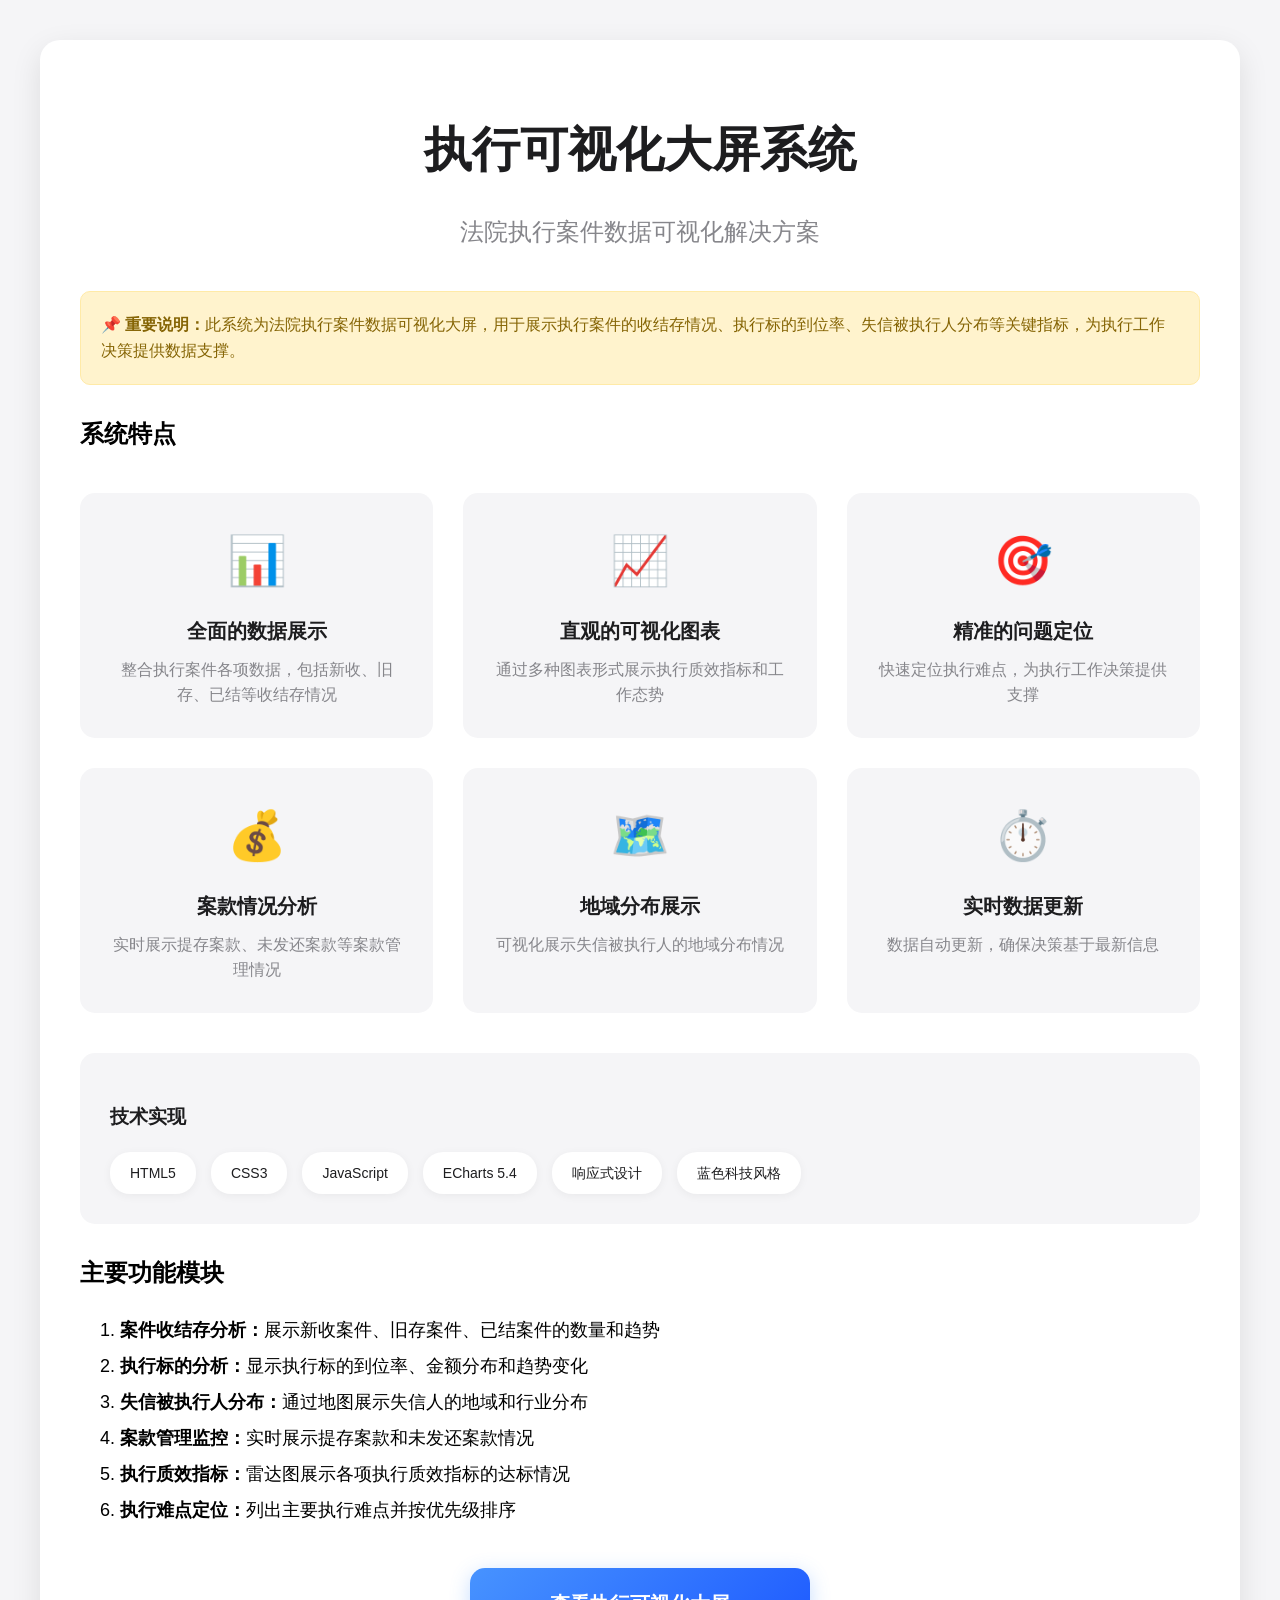
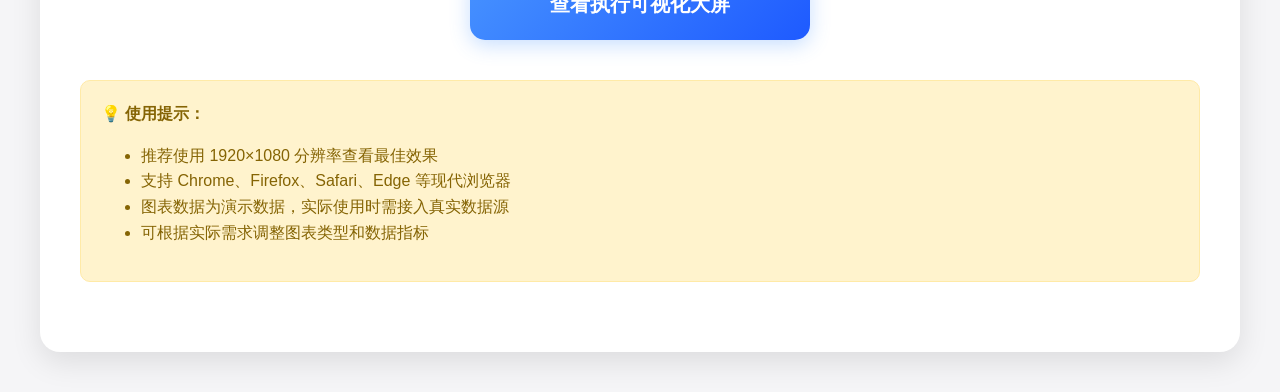
<file: execution-visualization/preview.html>
<!DOCTYPE html>
<html lang="zh-CN">
<head>
    <meta charset="UTF-8">
    <meta name="viewport" content="width=device-width, initial-scale=1.0">
    <title>执行可视化 - 预览说明</title>
    <style>
        body {
            font-family: -apple-system, BlinkMacSystemFont, 'Microsoft YaHei', sans-serif;
            background: #f5f5f7;
            margin: 0;
            padding: 40px;
            line-height: 1.6;
        }
        .container {
            max-width: 1200px;
            margin: 0 auto;
            background: white;
            border-radius: 20px;
            box-shadow: 0 10px 30px rgba(0,0,0,0.1);
            padding: 40px;
        }
        h1 {
            color: #1d1d1f;
            font-size: 48px;
            margin-bottom: 20px;
            text-align: center;
        }
        .subtitle {
            color: #86868b;
            font-size: 24px;
            text-align: center;
            margin-bottom: 40px;
        }
        .preview-image {
            width: 100%;
            border-radius: 10px;
            box-shadow: 0 5px 20px rgba(0,0,0,0.1);
            margin: 30px 0;
        }
        .feature-grid {
            display: grid;
            grid-template-columns: repeat(auto-fit, minmax(300px, 1fr));
            gap: 30px;
            margin: 40px 0;
        }
        .feature-card {
            background: #f5f5f7;
            padding: 30px;
            border-radius: 15px;
            text-align: center;
        }
        .feature-icon {
            font-size: 48px;
            margin-bottom: 15px;
        }
        .feature-title {
            font-size: 20px;
            font-weight: 600;
            color: #1d1d1f;
            margin-bottom: 10px;
        }
        .feature-desc {
            color: #86868b;
            font-size: 16px;
        }
        .tech-stack {
            background: #f5f5f7;
            border-radius: 15px;
            padding: 30px;
            margin: 30px 0;
        }
        .tech-stack h3 {
            color: #1d1d1f;
            margin-bottom: 20px;
        }
        .tech-list {
            display: flex;
            flex-wrap: wrap;
            gap: 15px;
        }
        .tech-item {
            background: white;
            padding: 10px 20px;
            border-radius: 20px;
            font-size: 14px;
            color: #1d1d1f;
            box-shadow: 0 2px 10px rgba(0,0,0,0.05);
        }
        .launch-button {
            display: block;
            width: 300px;
            margin: 40px auto;
            padding: 20px;
            background: linear-gradient(135deg, #4793ff 0%, #1e5aff 100%);
            color: white;
            text-align: center;
            text-decoration: none;
            border-radius: 15px;
            font-size: 20px;
            font-weight: 600;
            box-shadow: 0 5px 20px rgba(71,147,255,0.3);
            transition: all 0.3s ease;
        }
        .launch-button:hover {
            transform: translateY(-2px);
            box-shadow: 0 8px 30px rgba(71,147,255,0.4);
        }
        .note {
            background: #fff3cd;
            border: 1px solid #ffeaa7;
            border-radius: 10px;
            padding: 20px;
            margin: 30px 0;
            color: #856404;
        }
    </style>
</head>
<body>
    <div class="container">
        <h1>执行可视化大屏系统</h1>
        <p class="subtitle">法院执行案件数据可视化解决方案</p>
        
        <div class="note">
            <strong>📌 重要说明：</strong>此系统为法院执行案件数据可视化大屏，用于展示执行案件的收结存情况、执行标的到位率、失信被执行人分布等关键指标，为执行工作决策提供数据支撑。
        </div>

        <h2>系统特点</h2>
        <div class="feature-grid">
            <div class="feature-card">
                <div class="feature-icon">📊</div>
                <div class="feature-title">全面的数据展示</div>
                <div class="feature-desc">整合执行案件各项数据，包括新收、旧存、已结等收结存情况</div>
            </div>
            <div class="feature-card">
                <div class="feature-icon">📈</div>
                <div class="feature-title">直观的可视化图表</div>
                <div class="feature-desc">通过多种图表形式展示执行质效指标和工作态势</div>
            </div>
            <div class="feature-card">
                <div class="feature-icon">🎯</div>
                <div class="feature-title">精准的问题定位</div>
                <div class="feature-desc">快速定位执行难点，为执行工作决策提供支撑</div>
            </div>
            <div class="feature-card">
                <div class="feature-icon">💰</div>
                <div class="feature-title">案款情况分析</div>
                <div class="feature-desc">实时展示提存案款、未发还案款等案款管理情况</div>
            </div>
            <div class="feature-card">
                <div class="feature-icon">🗺️</div>
                <div class="feature-title">地域分布展示</div>
                <div class="feature-desc">可视化展示失信被执行人的地域分布情况</div>
            </div>
            <div class="feature-card">
                <div class="feature-icon">⏱️</div>
                <div class="feature-title">实时数据更新</div>
                <div class="feature-desc">数据自动更新，确保决策基于最新信息</div>
            </div>
        </div>

        <div class="tech-stack">
            <h3>技术实现</h3>
            <div class="tech-list">
                <div class="tech-item">HTML5</div>
                <div class="tech-item">CSS3</div>
                <div class="tech-item">JavaScript</div>
                <div class="tech-item">ECharts 5.4</div>
                <div class="tech-item">响应式设计</div>
                <div class="tech-item">蓝色科技风格</div>
            </div>
        </div>

        <h2>主要功能模块</h2>
        <ol style="font-size: 18px; line-height: 2;">
            <li><strong>案件收结存分析：</strong>展示新收案件、旧存案件、已结案件的数量和趋势</li>
            <li><strong>执行标的分析：</strong>显示执行标的到位率、金额分布和趋势变化</li>
            <li><strong>失信被执行人分布：</strong>通过地图展示失信人的地域和行业分布</li>
            <li><strong>案款管理监控：</strong>实时展示提存案款和未发还案款情况</li>
            <li><strong>执行质效指标：</strong>雷达图展示各项执行质效指标的达标情况</li>
            <li><strong>执行难点定位：</strong>列出主要执行难点并按优先级排序</li>
        </ol>

        <a href="index.html" class="launch-button">查看执行可视化大屏</a>

        <div class="note">
            <strong>💡 使用提示：</strong>
            <ul>
                <li>推荐使用 1920×1080 分辨率查看最佳效果</li>
                <li>支持 Chrome、Firefox、Safari、Edge 等现代浏览器</li>
                <li>图表数据为演示数据，实际使用时需接入真实数据源</li>
                <li>可根据实际需求调整图表类型和数据指标</li>
            </ul>
        </div>
    </div>
</body>
</html>
</file>
